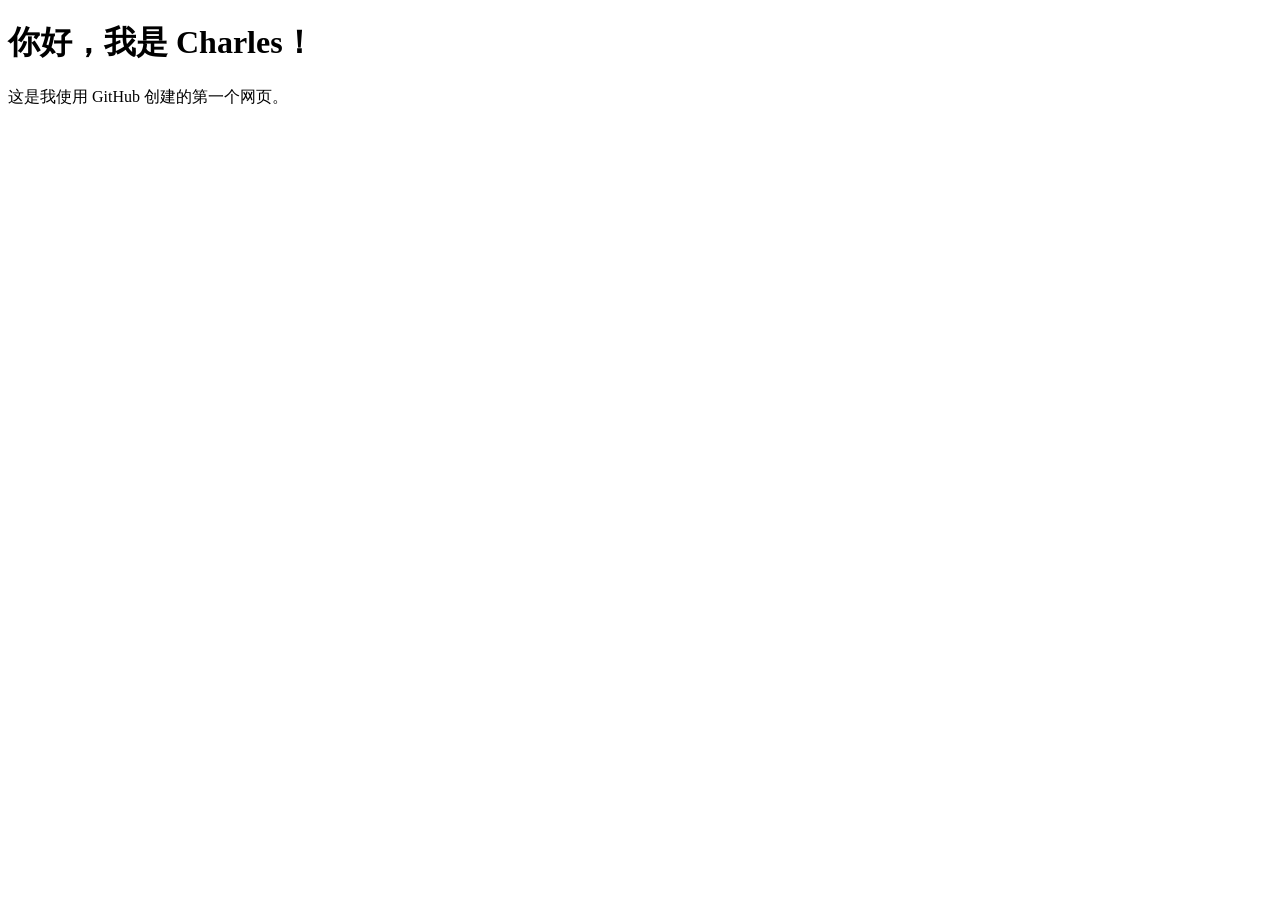
<file: index.html>
<!DOCTYPE html>
<html lang="zh-CN">
<head>
  <meta charset="UTF-8">
  <meta name="viewport" content="width=device-width, initial-scale=1.0">
  <title>我的第一个网站</title>
</head>
<body>
  <h1>你好，我是 Charles！</h1>
  <p>这是我使用 GitHub 创建的第一个网页。</p>
</body>
</html>
</file>
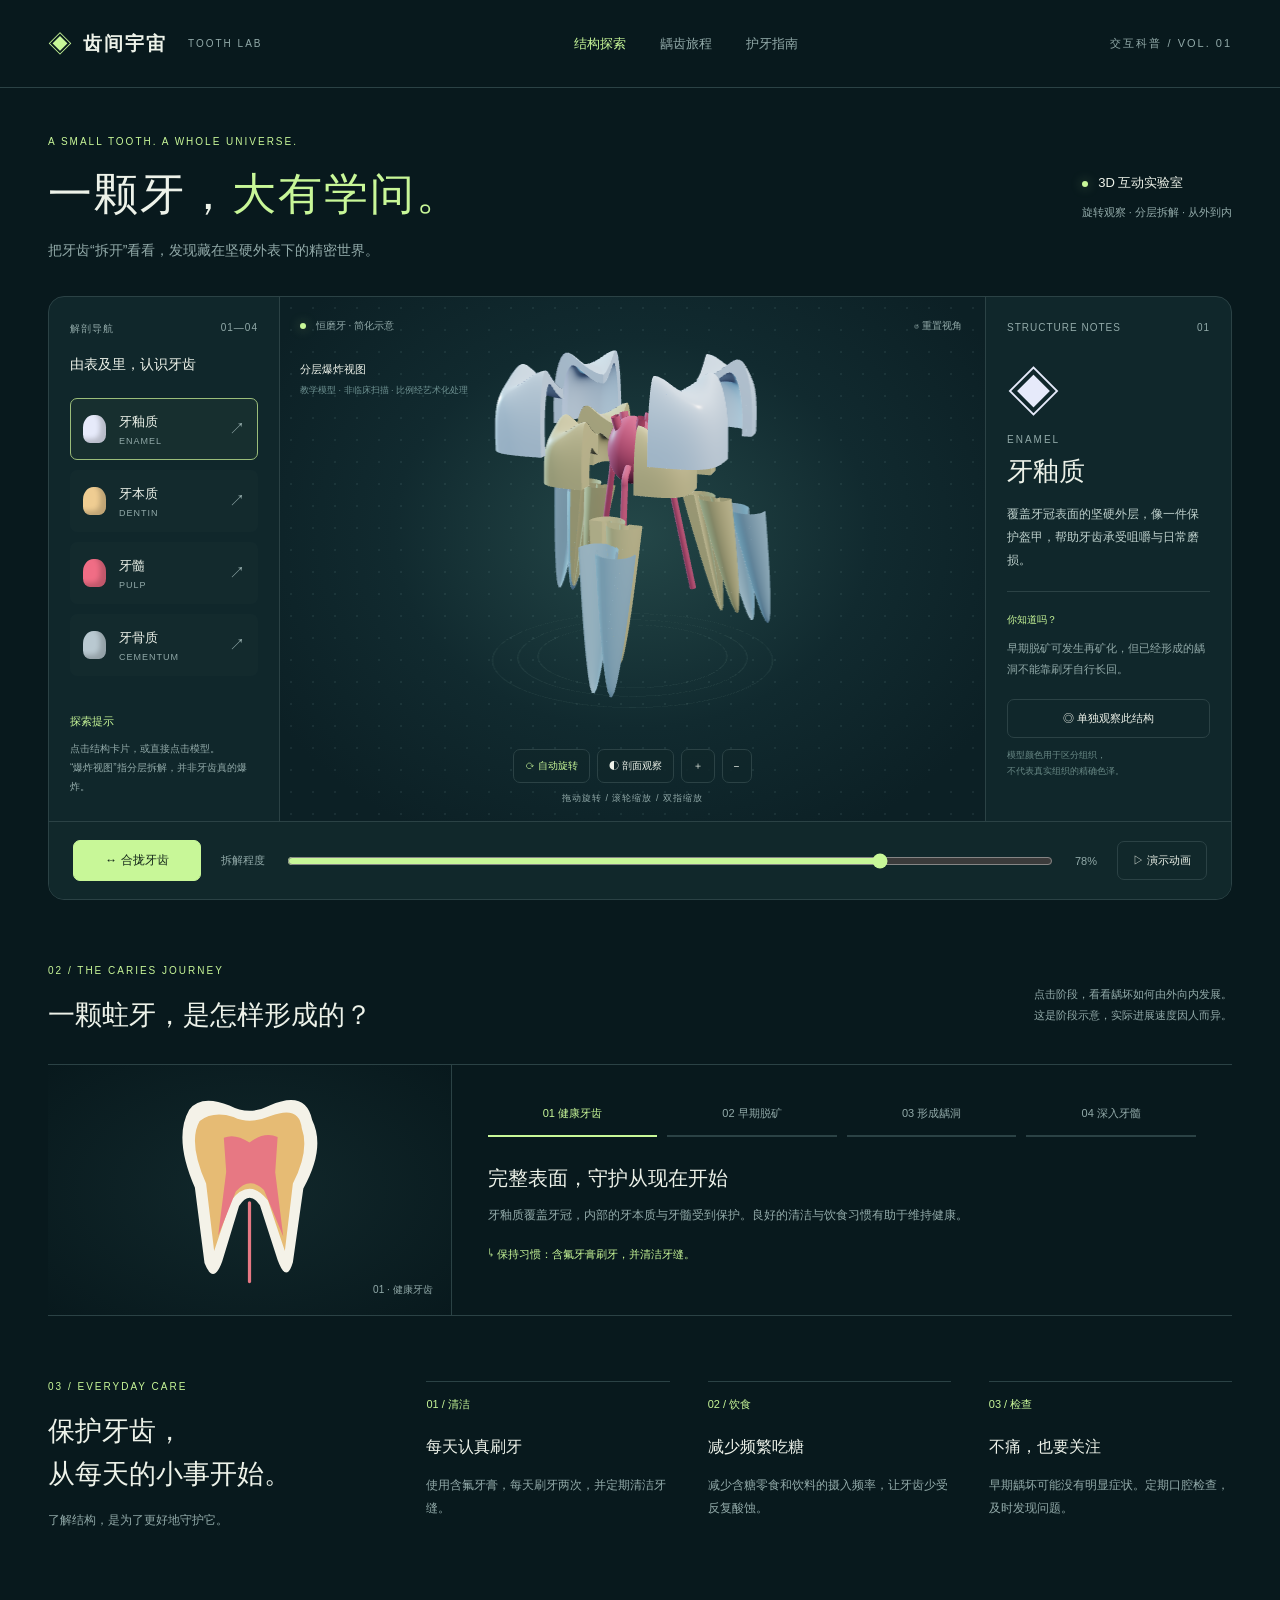
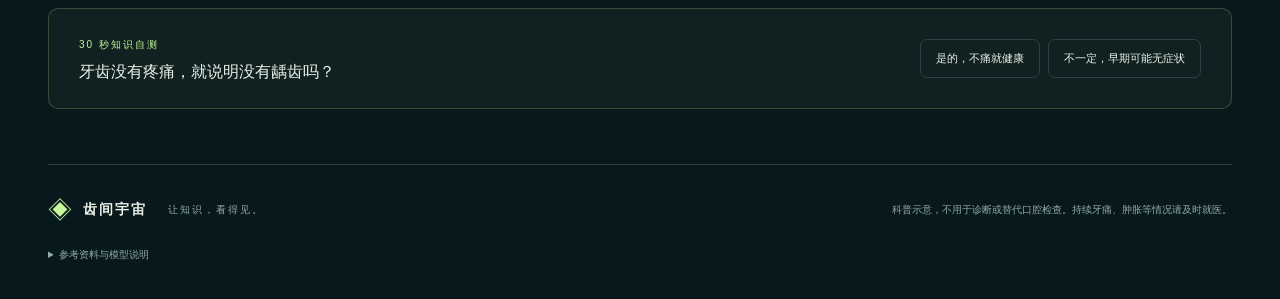
<file: tooth-lab/index.html>
<!doctype html>
<html lang="zh-CN"><head><meta charset="utf-8"><meta name="viewport" content="width=device-width,initial-scale=1"><meta name="description" content="旋转、拆解、探索一颗牙齿。交互式3D口腔科普实验室。"><title>齿间宇宙 · 3D牙齿探索实验室</title><link rel="stylesheet" href="style.css"></head><body>
<header><a class="brand" href="#">◈ <b>齿间宇宙</b><span>TOOTH LAB</span></a><nav><a class="active" href="#explore">结构探索</a><a href="#decay">龋齿旅程</a><a href="#care">护牙指南</a></nav><span class="edition">交互科普 / VOL. 01</span></header>
<main><section class="intro"><div><p class="eyebrow">A SMALL TOOTH. A WHOLE UNIVERSE.</p><h1>一颗牙，<em>大有学问。</em></h1><p class="lead">把牙齿“拆开”看看，发现藏在坚硬外表下的精密世界。</p></div><div class="intro-note"><span class="dot"></span> 3D 互动实验室<br><small>旋转观察 · 分层拆解 · 从外到内</small></div></section>
<section class="lab" id="explore"><aside class="structures"><div class="panel-top">解剖导航 <span>01—04</span></div><h2>由表及里，认识牙齿</h2><div id="layers"></div><div class="mini-note">探索提示<span>点击结构卡片，或直接点击模型。<br>“爆炸视图”指分层拆解，并非牙齿真的爆炸。</span></div></aside>
<div class="stage"><div class="stage-head"><span><i class="dot"></i> 恒磨牙 · 简化示意</span><button id="reset" class="text-btn">↺ 重置视角</button></div><canvas id="scene" aria-label="可拖动旋转的三维牙齿模型"></canvas><div id="fallback" hidden>当前设备无法启用 WebGL。您仍可通过左侧结构卡片和下方科普内容学习牙齿结构。</div><div class="model-caption"><span id="view-label">分层爆炸视图</span><small>教学模型 · 非临床扫描 · 比例经艺术化处理</small></div><div class="view-tools"><button id="rotate" aria-pressed="true">⟳ 自动旋转</button><button id="cut" aria-pressed="false">◐ 剖面观察</button><button id="zoomIn" aria-label="放大">＋</button><button id="zoomOut" aria-label="缩小">−</button></div><div class="drag-note">拖动旋转 / 滚轮缩放 / 双指缩放</div></div>
<aside class="detail"><div class="panel-top">STRUCTURE NOTES <span id="number">01</span></div><div class="sample" id="sample">◈</div><p id="english">ENAMEL</p><h2 id="title">牙釉质</h2><p id="description"></p><div class="fact"><span>你知道吗？</span><p id="fact"></p></div><button class="solo" id="solo" aria-pressed="false">◎ 单独观察此结构</button><p class="detail-foot">模型颜色用于区分组织，<br>不代表真实组织的精确色泽。</p></aside>
<div class="timeline"><button id="explode" class="primary">↔ 合拢牙齿</button><label for="spread">拆解程度</label><input id="spread" type="range" min="0" max="100" value="78"><output id="spread-value">78%</output><button id="play">▷ 演示动画</button></div></section>
<section class="journey" id="decay"><div class="section-title"><div><p class="eyebrow">02 / THE CARIES JOURNEY</p><h2>一颗蛀牙，是怎样形成的？</h2></div><p>点击阶段，看看龋坏如何由外向内发展。<br>这是阶段示意，实际进展速度因人而异。</p></div><div class="journey-body"><div class="decay-visual"><svg viewBox="0 0 280 270" aria-label="龋坏深度示意图"><path fill="#f4f2e8" d="M65 35 Q80 16 115 30 Q140 43 165 30 Q210 10 218 48 Q235 83 207 133 L194 225 Q186 252 175 222 L153 154 Q140 135 127 155 L106 224 Q95 254 84 226 L72 132 Q45 70 65 35Z"/><path fill="#e6bb74" d="M78 49 Q95 36 120 44 Q140 54 166 43 Q202 29 205 58 Q215 86 194 127 L184 211 L163 148 Q140 119 117 148 L96 211 L86 127 Q63 75 78 49Z"/><path fill="#e77883" d="M108 70 Q122 64 140 76 Q158 62 175 69 L172 113 L182 193 L158 135 Q140 117 123 137 L101 192 L111 112Z"/><path id="lesion" fill="#784f46" d="M125 37 L152 37 L147 47 L132 47Z"/><path d="M140 151 L140 249" stroke="#e77883" stroke-width="4" stroke-linecap="round"/></svg><span id="stage-badge">01 · 健康牙齿</span></div><div class="decay-info"><div class="steps" id="steps"></div><h3 id="decay-title"></h3><p id="decay-text"></p><div class="takeaway" id="decay-tip"></div></div></div></section>
<section id="care" class="care"><div><p class="eyebrow">03 / EVERYDAY CARE</p><h2>保护牙齿，<br>从每天的小事开始。</h2><p>了解结构，是为了更好地守护它。</p></div><article><span>01 / 清洁</span><h3>每天认真刷牙</h3><p>使用含氟牙膏，每天刷牙两次，并定期清洁牙缝。</p></article><article><span>02 / 饮食</span><h3>减少频繁吃糖</h3><p>减少含糖零食和饮料的摄入频率，让牙齿少受反复酸蚀。</p></article><article><span>03 / 检查</span><h3>不痛，也要关注</h3><p>早期龋坏可能没有明显症状。定期口腔检查，及时发现问题。</p></article></section>
<section class="quiz"><div><span class="eyebrow">30 秒知识自测</span><h3>牙齿没有疼痛，就说明没有龋齿吗？</h3></div><div><button data-answer="wrong">是的，不痛就健康</button><button data-answer="right">不一定，早期可能无症状</button></div><p id="quiz-result" aria-live="polite"></p></section>
<footer><div class="brand">◈ <b>齿间宇宙</b><span>让知识，看得见。</span></div><p>科普示意，不用于诊断或替代口腔检查。持续牙痛、肿胀等情况请及时就医。</p><details><summary>参考资料与模型说明</summary><p>结构参考：<a href="https://www.mouthhealthy.org/all-topics-a-z/tooth" target="_blank" rel="noopener">美国牙科协会 · Tooth anatomy</a>；龋齿及预防参考：<a href="https://www.nidcr.nih.gov/health-info/tooth-decay" target="_blank" rel="noopener">NIDCR · Tooth Decay</a>。查阅：2026-10-29。模型为自主绘制的简化三根磨牙示意；未包含牙周膜、牙槽骨和所有显微结构，拆分边界为教学设计。</p></details></footer></main><script type="module" src="app.js"></script></body></html>
</file>
<file: tooth-lab/style.css>
@charset "UTF-8";:root{--bg:#08191d;--panel:#10272b;--line:#2b4245;--ink:#edf2e9;--muted:#92aaa9;--mint:#c8f798}*{box-sizing:border-box}html{scroll-behavior:smooth;scroll-padding-top:25px}body{margin:0;background:var(--bg);color:var(--ink);font-family:"Microsoft YaHei","PingFang SC",sans-serif}button,a,input{-webkit-tap-highlight-color:transparent}button{font:inherit;color:inherit;cursor:pointer;border:1px solid var(--line);background:transparent;border-radius:7px;padding:11px 15px;transition:.2s}button:hover{border-color:var(--mint);background:#c8f79810}button:focus-visible,a:focus-visible,input:focus-visible{outline:2px solid var(--mint);outline-offset:4px}a{color:inherit;text-decoration:none}header{height:88px;max-width:1440px;margin:auto;padding:0 48px;display:flex;align-items:center;justify-content:space-between;border-bottom:1px solid var(--line)}.brand{display:flex;align-items:center;gap:11px;font-size:24px;color:var(--mint)}.brand b{color:var(--ink);font-size:19px;letter-spacing:2px}.brand span{font-size:10px;letter-spacing:2px;color:var(--muted);padding-left:10px}nav{display:flex;gap:34px;font-size:13px;color:var(--muted)}nav .active{color:var(--mint)}.edition{font-size:11px;color:var(--muted);letter-spacing:2px}main{max-width:1440px;padding:0 48px;margin:auto}.intro{display:flex;justify-content:space-between;align-items:center;padding:48px 0 36px}.eyebrow{font-size:10px;letter-spacing:2px;color:var(--mint);margin:0 0 18px}h1{font-size:44px;letter-spacing:2px;margin:0 0 18px;font-weight:500}em{font-style:normal;color:var(--mint)}.lead{font-size:14px;color:var(--muted);margin:0}.intro-note{font-size:13px;line-height:2.2}.intro-note small{font-size:11px;color:var(--muted)}.dot{display:inline-block;width:6px;height:6px;border-radius:50%;background:var(--mint);margin-right:7px;box-shadow:0 0 12px #c8f79766}.lab{display:grid;grid-template-columns:230px minmax(0,1fr) 245px;border:1px solid var(--line);border-radius:16px;overflow:hidden;background:var(--panel)}.structures,.detail{padding:25px 21px}.panel-top{display:flex;justify-content:space-between;color:var(--muted);font-size:10px;letter-spacing:1px}.structures h2{font-size:14px;font-weight:500;margin:20px 0 24px}.layer{display:flex;align-items:center;width:100%;text-align:left;margin-bottom:10px;padding:13px 12px;border:1px solid transparent;background:#ffffff03;gap:13px}.layer.selected{background:#c8f7980a;border-color:#9bbd7a}.layer .swatch{width:23px;height:28px;border-radius:45% 45% 30% 30%;box-shadow:inset -6px -4px 5px #0003}.layer b{font-weight:500;font-size:13px}.layer small{display:block;font-size:9px;margin-top:5px;color:var(--muted);letter-spacing:1px}.layer .arrow{margin-left:auto;color:var(--muted)}.mini-note{margin-top:38px;font-size:11px;color:var(--mint)}.mini-note span{display:block;font-size:10px;line-height:1.9;color:var(--muted);margin-top:10px}.stage{position:relative;min-height:505px;background:radial-gradient(ellipse at 50% 45%,#244748 0,#112a2f 48%,#0c2025 85%);border-left:1px solid var(--line);border-right:1px solid var(--line);overflow:hidden}.stage:before{content:"";position:absolute;inset:0;background-image:radial-gradient(#7da6a61d 1px,transparent 1px);background-size:22px 22px;pointer-events:none}.stage canvas{width:100%;height:100%;position:absolute;inset:0;touch-action:none}.stage-head{position:absolute;z-index:2;left:20px;right:16px;top:15px;display:flex;justify-content:space-between;align-items:center;font-size:10px;color:var(--muted)}.text-btn{border:0;padding:7px;font-size:10px}.model-caption{position:absolute;left:20px;top:65px;pointer-events:none;font-size:11px}.model-caption small{display:block;color:#6f9292;font-size:9px;margin-top:7px}.view-tools{position:absolute;bottom:38px;left:0;right:0;display:flex;gap:7px;justify-content:center}.view-tools button{font-size:10px;background:#10272be0;padding:9px 11px}.view-tools button[aria-pressed=true]{color:var(--mint)}.drag-note{position:absolute;bottom:16px;text-align:center;left:0;right:0;font-size:9px;color:var(--muted);letter-spacing:1px}.sample{font-size:53px;margin:24px 0 5px;color:#f3f0de}.detail #english{font-size:10px;letter-spacing:2px;color:var(--muted);margin:5px 0 9px}.detail h2{font-size:26px;font-weight:500;margin:0 0 14px}.detail #description{font-size:12px;line-height:1.9;color:#bed0cc;min-height:69px}.fact{border-top:1px solid var(--line);padding-top:17px;margin-top:19px}.fact span{color:var(--mint);font-size:10px}.fact p{font-size:11px;line-height:1.9;color:var(--muted)}.solo{width:100%;font-size:11px;margin-top:8px}.detail-foot{color:#688885;font-size:9px;line-height:1.8}.timeline{grid-column:1/-1;border-top:1px solid var(--line);padding:18px 24px;display:flex;align-items:center;gap:20px;background:#11282b}.primary{background:var(--mint);color:#15281a;border-color:var(--mint);font-size:12px;min-width:128px}.primary:hover{background:#dbffb7}.timeline label,.timeline output{font-size:11px;color:var(--muted)}input[type=range]{accent-color:var(--mint);flex:1;min-width:50px;cursor:pointer}.timeline #play{font-size:11px}.section-title{display:flex;align-items:end;justify-content:space-between;margin:65px 0 27px}.section-title h2,.care h2{font-size:27px;line-height:1.6;font-weight:500;margin:0}.section-title>p{font-size:11px;color:var(--muted);line-height:1.9}.journey-body{display:grid;grid-template-columns:34% 1fr;border-top:1px solid var(--line);border-bottom:1px solid var(--line)}.decay-visual{display:flex;align-items:center;justify-content:center;position:relative;background:radial-gradient(#24464855,transparent)}.decay-visual svg{width:225px;height:250px}.decay-visual>span{position:absolute;bottom:18px;right:18px;font-size:10px;color:var(--muted)}.decay-info{padding:32px 36px;border-left:1px solid var(--line)}.steps{display:flex;gap:10px;justify-content:space-between}.steps button{border:0;border-bottom:2px solid var(--line);border-radius:0;color:var(--muted);font-size:11px;flex:1;padding:9px 0 14px}.steps button.active{color:var(--mint);border-color:var(--mint)}.decay-info h3{font-size:20px;font-weight:500;margin:28px 0 10px}.decay-info>p{font-size:12px;color:var(--muted);line-height:1.9}.takeaway{font-size:11px;color:var(--mint);padding-top:8px}.care{display:grid;grid-template-columns:1.4fr 1fr 1fr 1fr;gap:38px;margin:65px 0}.care>div>p:last-child,.care article p{font-size:12px;color:var(--muted);line-height:1.9}.care article{padding-top:12px;border-top:1px solid var(--line)}.care article span{font-size:11px;color:var(--mint)}.care article h3{font-size:16px;margin-top:25px;font-weight:500}.quiz{background:#c8f7980a;border:1px solid #c8f79833;border-radius:10px;padding:25px 30px;display:flex;justify-content:space-between;align-items:center;gap:20px;flex-wrap:wrap}.quiz h3{font-size:16px;font-weight:500;margin:10px 0 0}.quiz button{font-size:11px;margin-left:8px}.quiz #quiz-result{width:100%;font-size:12px;color:var(--mint);margin:0}.quiz #quiz-result:empty{display:none}footer{border-top:1px solid var(--line);margin-top:55px;padding:28px 0 35px;display:flex;flex-wrap:wrap;align-items:center;justify-content:space-between}footer .brand b{font-size:14px}footer .brand span{font-size:10px}footer>p{font-size:10px;color:var(--muted)}details{width:100%;font-size:10px;color:var(--muted);line-height:1.9;margin-top:18px}summary{cursor:pointer}details a{text-decoration:underline}#fallback{position:absolute;inset:150px 35px;line-height:2;color:var(--mint);font-size:14px}@media(min-width:1500px){.stage{min-height:560px}}@media(max-width:1100px){main{padding:0 25px}header{padding:0 25px}.lab{grid-template-columns:190px minmax(0,1fr) 210px}.structures,.detail{padding:20px 15px}.intro h1{font-size:36px}.stage{min-height:490px}.care{gap:22px}.timeline{gap:12px}}@media(max-width:800px){header{height:72px}.brand span,.edition,.intro-note{display:none}nav{gap:20px;font-size:11px}main{padding:0 18px}.intro{padding:35px 0 28px}h1{font-size:32px!important}.lead{font-size:12px}.lab{grid-template-columns:1fr}.structures{padding:18px}.structures h2,.mini-note{display:none}#layers{display:flex;gap:7px;margin-top:14px}.layer{padding:10px 7px;margin:0;justify-content:center;gap:5px}.layer b{font-size:11px}.layer small,.layer .arrow{display:none}.layer .swatch{width:12px;height:16px}.stage{min-height:460px;border:0;border-top:1px solid var(--line);border-bottom:1px solid var(--line)}.detail{display:grid;grid-template-columns:1fr 1fr;gap:0 25px;padding:22px}.detail .panel-top{grid-column:1/-1}.sample{display:none}.detail #english{grid-column:1;margin-top:19px}.detail h2{grid-column:1;font-size:23px}.detail #description{grid-column:1;margin:0}.detail .fact{grid-column:2;grid-row:2/5;margin-top:15px}.detail .solo{grid-column:1/-1}.detail-foot{grid-column:1/-1;margin-bottom:0}.timeline{grid-row:3;padding:15px;gap:10px;flex-wrap:wrap}.timeline label{display:none}.timeline #play{width:100%}.journey-body{grid-template-columns:1fr}.decay-visual{min-height:245px}.decay-info{border:0;padding:20px}.section-title{margin-top:45px;display:block}.section-title h2,.care h2{font-size:24px}.care{grid-template-columns:1fr 1fr;gap:24px;margin:45px 0}.care>div{grid-column:1/-1}.care article:last-child{grid-column:1/-1}.quiz{padding:22px}.quiz button{margin:5px 0}.quiz>div:last-of-type{display:flex;gap:8px}footer{gap:15px}footer>p{line-height:1.8}.view-tools button{padding:10px 12px}}
</file>
